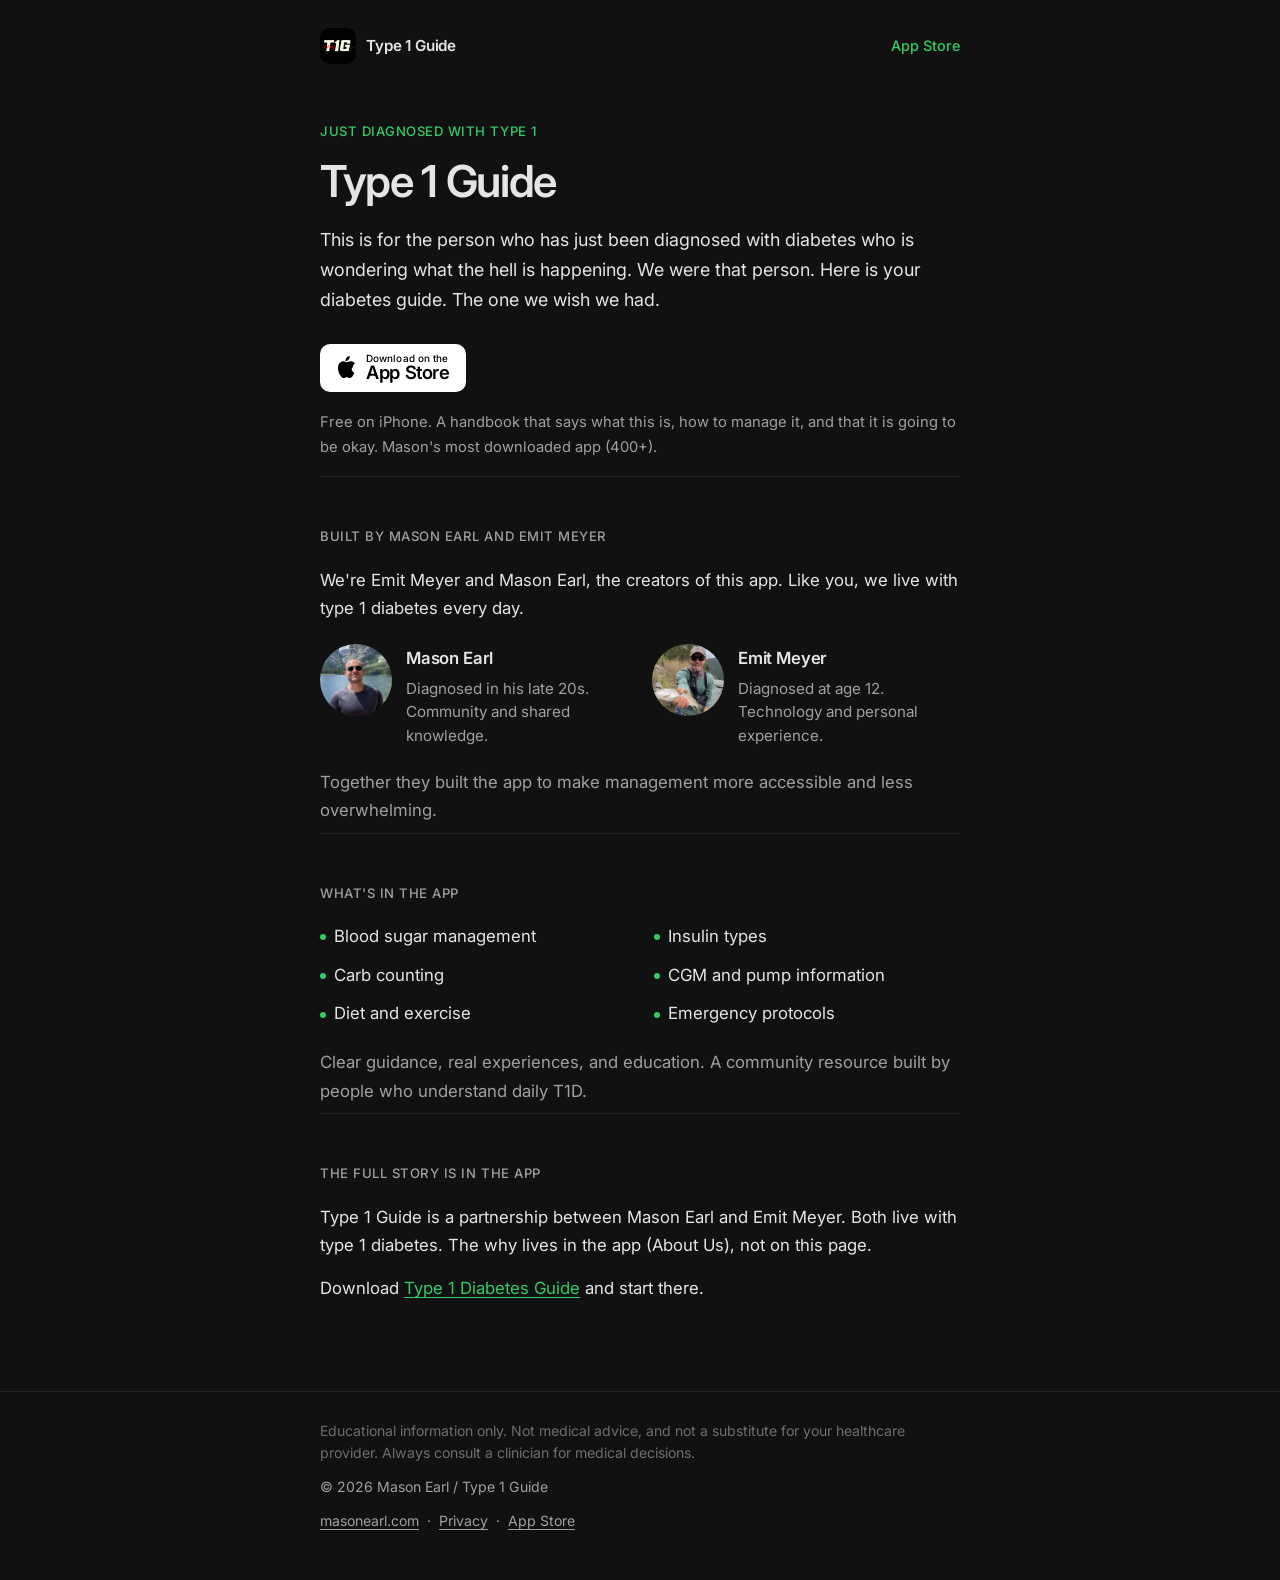
<file: index.html>
<!DOCTYPE html>
<html lang="en">
<head>
  <meta charset="utf-8">
  <meta name="viewport" content="width=device-width, initial-scale=1">
  <title>Type 1 Guide. Just diagnosed with type 1 diabetes.</title>
  <meta name="description" content="Type 1 Guide is the diabetes education app by Mason Earl and Emit Meyer, for the person who has just been diagnosed and is wondering what the hell is happening.">
  <meta name="theme-color" content="#111111">
  <meta name="apple-itunes-app" content="app-id=6745197475">
  <meta property="og:title" content="Type 1 Guide">
  <meta property="og:description" content="The diabetes guide we wish we had. Built by Mason Earl and Emit Meyer, who live with type 1 every day.">
  <meta property="og:type" content="website">
  <meta property="og:image" content="https://masonearl.github.io/type1guide/assets/app-icon.png">
  <meta name="twitter:card" content="summary">
  <link rel="icon" type="image/png" href="assets/favicon.png">
  <link rel="apple-touch-icon" href="assets/apple-touch-icon.png">
  <link rel="preconnect" href="https://fonts.googleapis.com">
  <link rel="preconnect" href="https://fonts.gstatic.com" crossorigin>
  <link href="https://fonts.googleapis.com/css2?family=Inter:wght@400;500;600&display=swap" rel="stylesheet">
  <link rel="stylesheet" href="styles.css">
</head>
<body>
  <header>
    <div class="wrap nav">
      <a class="brand" href="index.html">
        <img src="assets/app-icon.png" alt="Type 1 Guide app icon">
        <span>Type 1 Guide</span>
      </a>
      <a class="nav-cta" href="https://apps.apple.com/us/app/type-1-diabetes-guide/id6745197475">App Store</a>
    </div>
  </header>

  <main>
    <section class="hero wrap" style="border-top: 0; margin-top: 0; padding-top: 48px;">
      <p class="kicker">Just diagnosed with type 1</p>
      <h1>Type 1 Guide</h1>
      <div class="lede">
        <p>This is for the person who has just been diagnosed with diabetes who is wondering what the hell is happening. We were that person. Here is your diabetes guide. The one we wish we had.</p>
      </div>
      <div class="cta-row">
        <a class="store-btn" href="https://apps.apple.com/us/app/type-1-diabetes-guide/id6745197475" aria-label="Download Type 1 Diabetes Guide on the App Store">
          <svg viewBox="0 0 17 20" aria-hidden="true" focusable="false">
            <path fill="#000" d="M13.66 10.57c.02 2.3 2.01 3.07 2.03 3.08-.02.05-.32 1.09-1.04 2.16-.63.92-1.28 1.84-2.31 1.86-1.01.02-1.34-.6-2.5-.6-1.16 0-1.52.58-2.48.62-1 .04-1.76-1-2.4-1.91C3.5 13.66 2.3 9.7 3.76 7.03c.73-1.33 2.03-2.17 3.44-2.2 1.07-.02 2.09.72 2.75.72.66 0 1.9-.89 3.2-.76.55.02 2.08.22 3.07 1.66-.08.05-1.83 1.07-1.81 3.19zM11.4 3.36c.58-.7.97-1.67.86-2.64-.83.03-1.84.56-2.44 1.26-.54.62-1.01 1.61-.88 2.56.93.07 1.88-.48 2.46-1.18z"/>
          </svg>
          <span>
            <small>Download on the</small>
            <strong>App Store</strong>
          </span>
        </a>
      </div>
      <p class="note">Free on iPhone. A handbook that says what this is, how to manage it, and that it is going to be okay. Mason's most downloaded app (400+).</p>
    </section>

    <section class="wrap" id="built-by">
      <h2>Built by Mason Earl and Emit Meyer</h2>
      <p class="intro">We're Emit Meyer and Mason Earl, the creators of this app. Like you, we live with type 1 diabetes every day.</p>
      <div class="people">
        <article class="person mason">
          <img src="assets/mason.jpg" alt="Mason Earl" width="72" height="72">
          <div>
            <h3>Mason Earl</h3>
            <p>Diagnosed in his late 20s. Community and shared knowledge.</p>
          </div>
        </article>
        <article class="person emit">
          <img src="assets/emit.jpg" alt="Emit Meyer" width="72" height="72">
          <div>
            <h3>Emit Meyer</h3>
            <p>Diagnosed at age 12. Technology and personal experience.</p>
          </div>
        </article>
      </div>
      <p class="quiet">Together they built the app to make management more accessible and less overwhelming.</p>
    </section>

    <section class="wrap" id="whats-in-the-app">
      <h2>What's in the app</h2>
      <ul class="features">
        <li>Blood sugar management</li>
        <li>Insulin types</li>
        <li>Carb counting</li>
        <li>CGM and pump information</li>
        <li>Diet and exercise</li>
        <li>Emergency protocols</li>
      </ul>
      <p class="quiet">Clear guidance, real experiences, and education. A community resource built by people who understand daily T1D.</p>
    </section>

    <section class="wrap story" id="story">
      <h2>The full story is in the app</h2>
      <p>Type 1 Guide is a partnership between Mason Earl and Emit Meyer. Both live with type 1 diabetes. The why lives in the app (About Us), not on this page.</p>
      <p>Download <a href="https://apps.apple.com/us/app/type-1-diabetes-guide/id6745197475">Type 1 Diabetes Guide</a> and start there.</p>
    </section>
  </main>

  <footer>
    <div class="wrap">
      <p class="legal">Educational information only. Not medical advice, and not a substitute for your healthcare provider. Always consult a clinician for medical decisions.</p>
      <p>&copy; 2026 Mason Earl / Type 1 Guide</p>
      <p>
        <a href="https://masonearl.com">masonearl.com</a>
        &nbsp;&middot;&nbsp;
        <a href="privacy.html">Privacy</a>
        &nbsp;&middot;&nbsp;
        <a href="https://apps.apple.com/us/app/type-1-diabetes-guide/id6745197475">App Store</a>
      </p>
    </div>
  </footer>
</body>
</html>
</file>
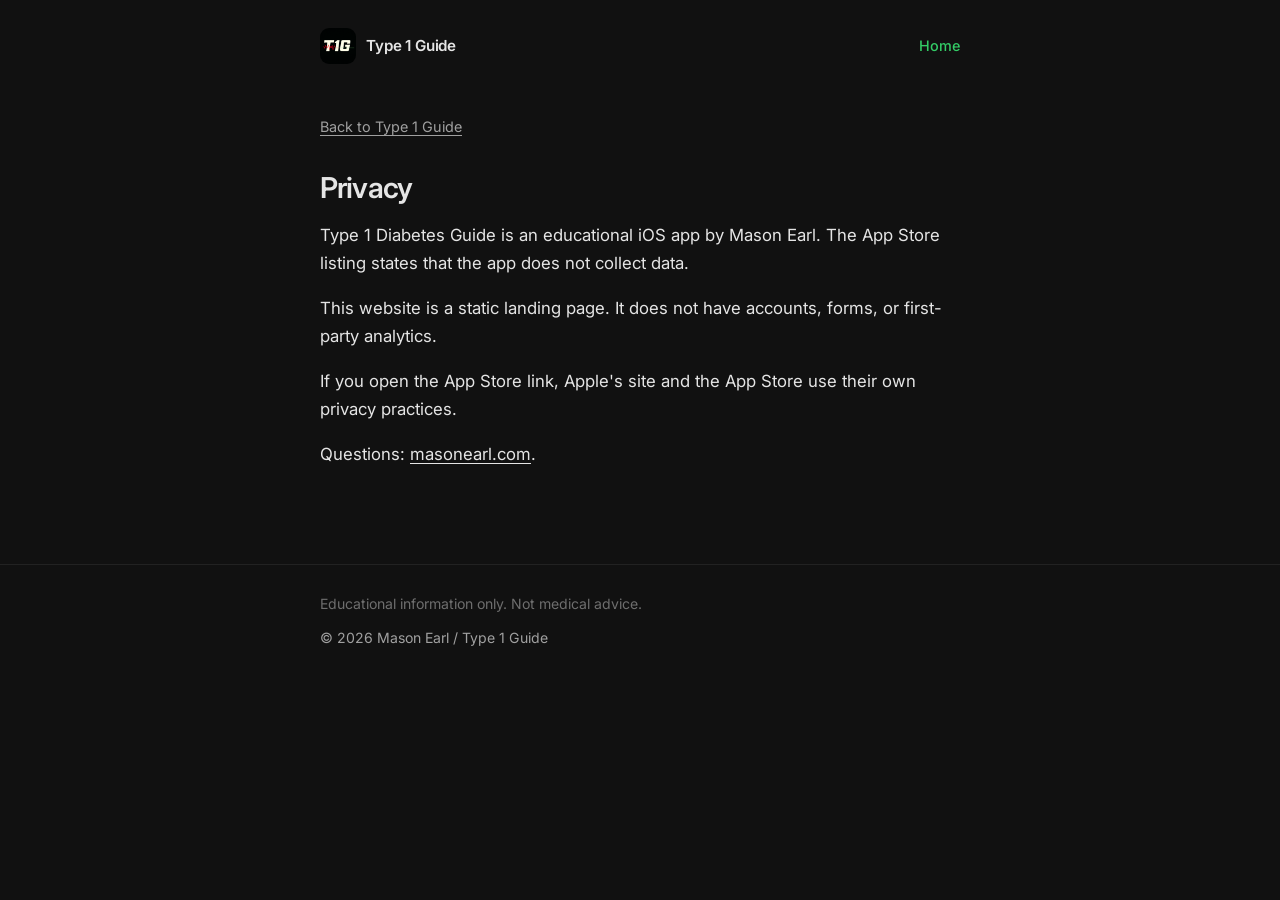
<file: privacy.html>
<!DOCTYPE html>
<html lang="en">
<head>
  <meta charset="utf-8">
  <meta name="viewport" content="width=device-width, initial-scale=1">
  <title>Privacy. Type 1 Guide.</title>
  <meta name="description" content="Privacy for Type 1 Guide and type1guide.org. The iOS app does not collect data.">
  <meta name="theme-color" content="#111111">
  <link rel="icon" type="image/png" href="assets/favicon.png">
  <link rel="preconnect" href="https://fonts.googleapis.com">
  <link rel="preconnect" href="https://fonts.gstatic.com" crossorigin>
  <link href="https://fonts.googleapis.com/css2?family=Inter:wght@400;500;600&display=swap" rel="stylesheet">
  <link rel="stylesheet" href="styles.css">
</head>
<body>
  <header>
    <div class="wrap nav">
      <a class="brand" href="index.html">
        <img src="assets/app-icon.png" alt="Type 1 Guide app icon">
        <span>Type 1 Guide</span>
      </a>
      <a class="nav-cta" href="index.html">Home</a>
    </div>
  </header>

  <main class="page wrap">
    <a class="back" href="index.html">Back to Type 1 Guide</a>
    <h1>Privacy</h1>
    <p>Type 1 Diabetes Guide is an educational iOS app by Mason Earl. The App Store listing states that the app does not collect data.</p>
    <p>This website is a static landing page. It does not have accounts, forms, or first-party analytics.</p>
    <p>If you open the App Store link, Apple's site and the App Store use their own privacy practices.</p>
    <p>Questions: <a href="https://masonearl.com">masonearl.com</a>.</p>
  </main>

  <footer>
    <div class="wrap">
      <p class="legal">Educational information only. Not medical advice.</p>
      <p>&copy; 2026 Mason Earl / Type 1 Guide</p>
    </div>
  </footer>
</body>
</html>
</file>
<file: styles.css>
/* Type 1 Guide landing. Dark, calm, Inter. */
*,
*::before,
*::after {
  margin: 0;
  padding: 0;
  box-sizing: border-box;
}

:root {
  --bg: #111111;
  --text: #e5e5e5;
  --muted: #a0a0a0;
  --faint: #6e6e6e;
  --line: #222222;
  --card: #1a1a1a;
  --accent: #33cc66;
  --accent-dim: rgba(51, 204, 102, 0.14);
  --max: 640px;
}

html {
  scroll-behavior: smooth;
}

body {
  font-family: Inter, -apple-system, BlinkMacSystemFont, "Segoe UI", sans-serif;
  background: var(--bg);
  color: var(--text);
  line-height: 1.7;
  font-size: 1.05rem;
  -webkit-font-smoothing: antialiased;
  text-rendering: optimizeLegibility;
}

::selection {
  background: var(--accent-dim);
  color: var(--text);
}

a {
  color: var(--text);
  text-underline-offset: 3px;
}

a:hover {
  opacity: 0.72;
}

.wrap {
  width: min(var(--max), calc(100% - 48px));
  margin: 0 auto;
}

header {
  padding: 28px 0 8px;
}

.nav {
  display: flex;
  align-items: center;
  justify-content: space-between;
  gap: 16px;
}

.brand {
  display: flex;
  align-items: center;
  gap: 10px;
  text-decoration: none;
  color: var(--text);
}

.brand:hover {
  opacity: 1;
}

.brand img {
  width: 36px;
  height: 36px;
  border-radius: 9px;
  display: block;
  background: #000;
}

.brand span {
  font-weight: 600;
  font-size: 0.95rem;
  letter-spacing: -0.01em;
}

.nav-cta {
  color: var(--accent);
  text-decoration: none;
  font-size: 0.9rem;
  font-weight: 500;
}

.nav-cta:hover {
  opacity: 0.8;
}

main {
  padding-bottom: 80px;
}

.hero {
  padding: 56px 0 16px;
}

.kicker {
  font-size: 0.82rem;
  font-weight: 500;
  letter-spacing: 0.04em;
  text-transform: uppercase;
  color: var(--accent);
  margin-bottom: 14px;
}

h1 {
  font-size: clamp(2rem, 7vw, 2.75rem);
  font-weight: 600;
  letter-spacing: -0.03em;
  line-height: 1.15;
  margin-bottom: 1.1rem;
}

.lede {
  font-size: 1.12rem;
  color: var(--text);
  margin-bottom: 1.75rem;
}

.lede p + p {
  margin-top: 0.85rem;
}

.cta-row {
  display: flex;
  flex-wrap: wrap;
  align-items: center;
  gap: 16px 20px;
  margin-bottom: 18px;
}

.store-btn {
  display: inline-flex;
  align-items: center;
  gap: 10px;
  background: #fff;
  color: #000;
  text-decoration: none;
  border-radius: 10px;
  padding: 8px 16px 8px 14px;
  line-height: 1.05;
  min-height: 48px;
}

.store-btn:hover {
  opacity: 0.9;
}

.store-btn svg {
  width: 22px;
  height: 26px;
  flex: 0 0 auto;
}

.store-btn small {
  display: block;
  font-size: 0.62rem;
  font-weight: 500;
  letter-spacing: 0.01em;
}

.store-btn strong {
  display: block;
  font-size: 1.15rem;
  font-weight: 600;
  letter-spacing: -0.02em;
}

.note {
  font-size: 0.92rem;
  color: var(--muted);
}

section {
  padding: 48px 0 8px;
  border-top: 1px solid var(--line);
  margin-top: 48px;
}

h2 {
  font-size: 0.82rem;
  font-weight: 500;
  letter-spacing: 0.04em;
  text-transform: uppercase;
  color: var(--muted);
  margin-bottom: 1.15rem;
}

h3 {
  font-size: 1.05rem;
  font-weight: 600;
  letter-spacing: -0.01em;
  margin-bottom: 0.25rem;
}

.people {
  display: grid;
  gap: 20px;
}

@media (min-width: 560px) {
  .people {
    grid-template-columns: 1fr 1fr;
    gap: 24px;
  }
}

.person {
  display: flex;
  gap: 14px;
  align-items: flex-start;
}

.person img {
  width: 72px;
  height: 72px;
  border-radius: 50%;
  object-fit: cover;
  flex: 0 0 auto;
  background: var(--card);
}

.person.mason img {
  object-position: 50% 18%;
}

.person.emit img {
  object-position: 50% 12%;
}

.person p {
  color: var(--muted);
  font-size: 0.95rem;
  line-height: 1.55;
}

.intro {
  color: var(--text);
  margin-bottom: 1.35rem;
}

.features {
  list-style: none;
  display: grid;
  gap: 10px 28px;
}

@media (min-width: 560px) {
  .features {
    grid-template-columns: 1fr 1fr;
  }
}

.features li {
  padding-left: 14px;
  position: relative;
  color: var(--text);
}

.features li::before {
  content: "";
  position: absolute;
  left: 0;
  top: 0.72em;
  width: 6px;
  height: 6px;
  border-radius: 50%;
  background: var(--accent);
}

.quiet {
  margin-top: 1.25rem;
  color: var(--muted);
}

.story p + p {
  margin-top: 0.9rem;
}

.story a {
  color: var(--accent);
}

footer {
  border-top: 1px solid var(--line);
  padding: 28px 0 48px;
  color: var(--muted);
  font-size: 0.88rem;
  line-height: 1.6;
}

footer p + p {
  margin-top: 0.7rem;
}

footer a {
  color: var(--muted);
}

.legal {
  color: var(--faint);
}

.page {
  padding: 40px 0 80px;
}

.page h1 {
  font-size: 1.8rem;
  margin-bottom: 1rem;
}

.page p {
  margin-bottom: 1rem;
}

.page ul {
  padding-left: 1.2rem;
  margin-bottom: 1rem;
}

.page li {
  margin-bottom: 0.35rem;
}

.back {
  display: inline-block;
  margin-bottom: 2rem;
  color: var(--muted);
  font-size: 0.9rem;
}
</file>
